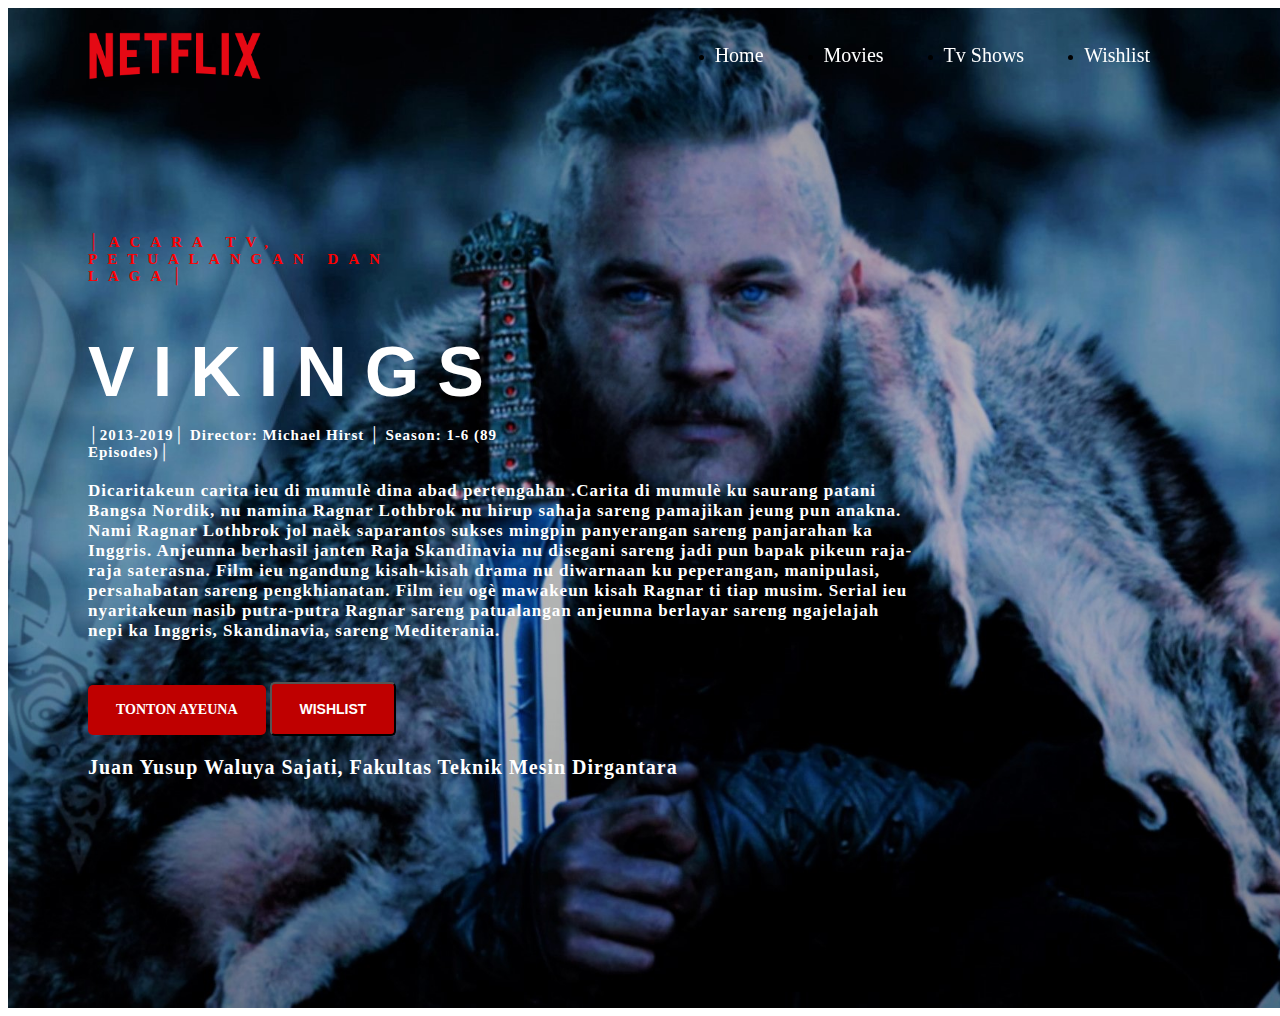
<file: GDSC/index.html>
<!DOCTYPE html>
<html>
<head>
    <title>Juan Yusup Waluya Sajati</title>
    <link rel="stylesheet" type="text/css" href="style.css">
</head>
<body>

    <section class="Neflix">
    <header>
        <div class="nav">
            <a href="#"><img src="logo.png" class="logo"></a>
            <ul>
                <li><a href="home.html" target="_blank">Home</a></li>
                <li><a href="home.html" target="_blank">Movies</a></li>
                <li><a href="home.html" target="_blank">Tv Shows</a></li>
                <li><a href="wishlist.html" target="_blank">Wishlist</a></li>
            </ul>
        </div>
    </header>
    <div class="content">
        <div class="text-area">
            <h4>│Acara TV, Petualangan dan Laga│</h4>
            <h1>Vikings</h1>
            <p class="one">│2013-2019│ Director: Michael Hirst │ Season: 1-6 (89 Episodes)│</p>
            <p class="two">Dicaritakeun carita ieu di mumulѐ dina abad pertengahan .Carita di mumulѐ ku saurang patani Bangsa Nordik, nu namina Ragnar Lothbrok nu hirup sahaja sareng pamajikan jeung pun anakna. Nami Ragnar Lothbrok jol naѐk saparantos sukses mingpin panyerangan sareng panjarahan ka Inggris. Anjeunna berhasil janten Raja Skandinavia nu disegani sareng jadi pun bapak pikeun raja-raja saterasna. Film ieu ngandung kisah-kisah drama nu diwarnaan ku peperangan, manipulasi, persahabatan sareng pengkhianatan.  Film ieu ogѐ mawakeun kisah Ragnar ti tiap musim. Serial ieu nyaritakeun nasib putra-putra Ragnar sareng patualangan anjeunna berlayar sareng ngajelajah nepi ka Inggris, Skandinavia, sareng Mediterania.</p>
            <a href="https://itbdsti-my.sharepoint.com/:f:/g/personal/16921106_mahasiswa_itb_ac_id/Eq-G2nPmd7FDlNfh84zdF5AB8HbJ-phGOVzL988BqppLbg?e=67Dqnv" class="btn" target="_blank">Tonton Ayeuna</a>
            <button class='Wishlist' type="button">WISHLIST</button>
            <p class="three">Juan Yusup Waluya Sajati, Fakultas Teknik Mesin Dirgantara</h3>
        </div>
    </div>
    </section>
</body>
</html>
</file>
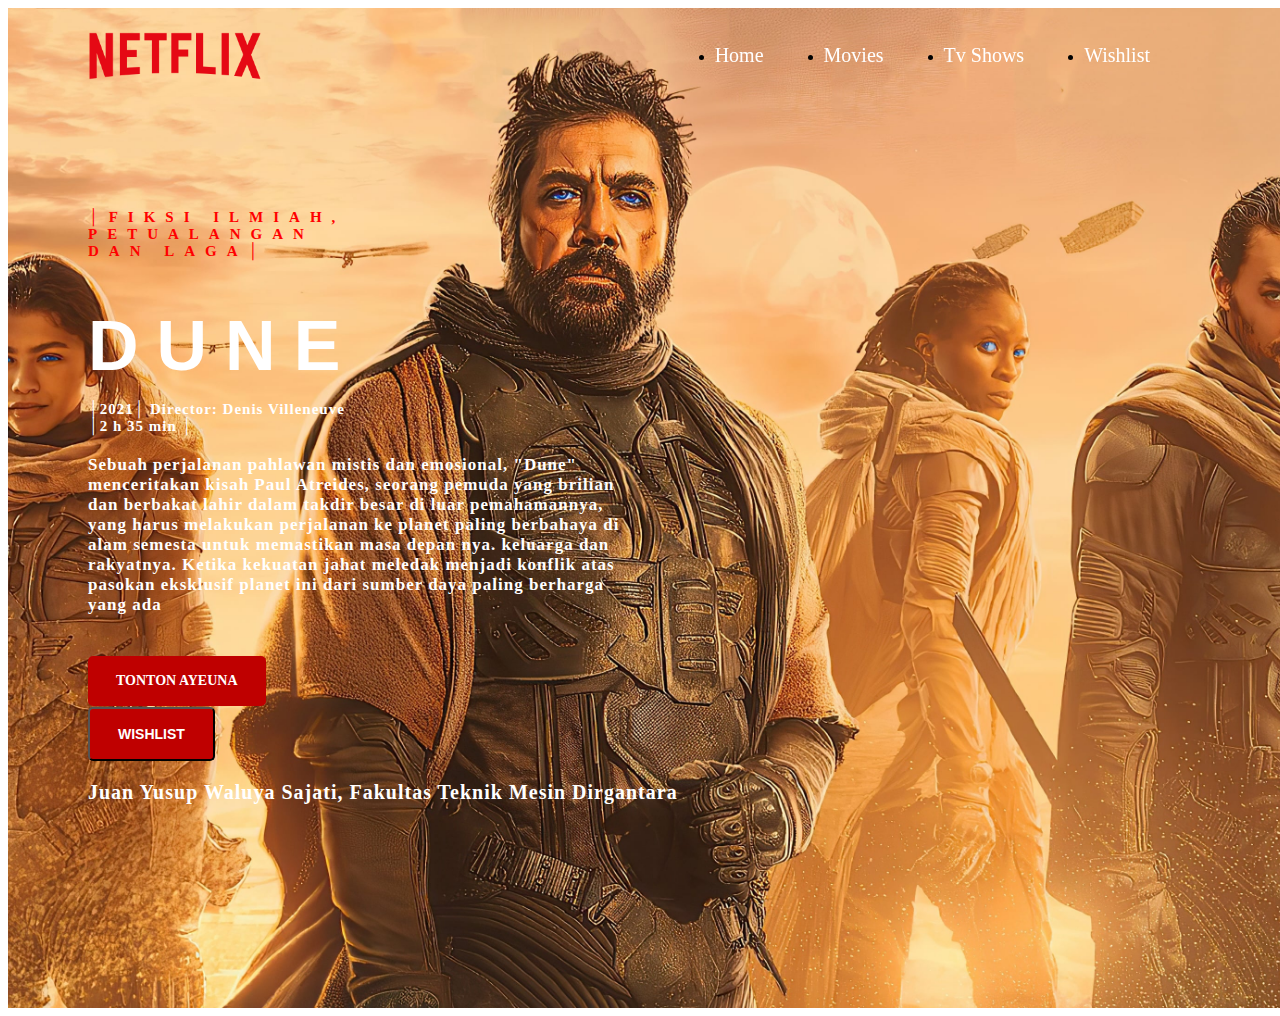
<file: GDSC/dune.html>
<!DOCTYPE html>
<html>
<head>
    <title>Juan Yusup Waluya Sajati</title>
    <link rel="stylesheet" type="text/css" href="styledune.css">
</head>
<body>

    <section class="Neflix">
    <header>
        <div class="nav">
            <a href="#"><img src="logo.png" class="logo"></a>
            <ul>
                <li><a href="home.html" target="_blank">Home</a></li>
                <li><a href="home.html" target="_blank">Movies</a></li>
                <li><a href="home.html" target="_blank">Tv Shows</a></li>
                <li><a href="wishlist.html" target="_blank">Wishlist</a></li>
            </ul>
        </div>
    </header>
    <div class="content">
        <div class="text-area">
            <h4>│Fiksi Ilmiah, Petualangan dan Laga│</h4>
            <h1>Dune</h1>
            <p class="one">│2021│ Director: Denis Villeneuve │2 h 35 min │</p>
            <p class="two">Sebuah perjalanan pahlawan mistis dan emosional, "Dune" menceritakan kisah Paul Atreides, seorang pemuda yang brilian dan berbakat lahir dalam takdir besar di luar pemahamannya, yang harus melakukan perjalanan ke planet paling berbahaya di alam semesta untuk memastikan masa depan nya. keluarga dan rakyatnya. Ketika kekuatan jahat meledak menjadi konflik atas pasokan eksklusif planet ini dari sumber daya paling berharga yang ada</p>
            <a href="https://itbdsti-my.sharepoint.com/:f:/g/personal/16921106_mahasiswa_itb_ac_id/EtT8c4BT7eREgAAlWs_rQE0BF9dENsvaWj4IOd16u3uvOQ?e=S9SDos" class="btn" target="_blank">Tonton Ayeuna</a>
            <button class='Wishlist' type="button">WISHLIST</button>
            <p class="three">Juan Yusup Waluya Sajati, Fakultas Teknik Mesin Dirgantara</h3>
        </div>
    </div>
    </section>
</body>
</html>
</file>
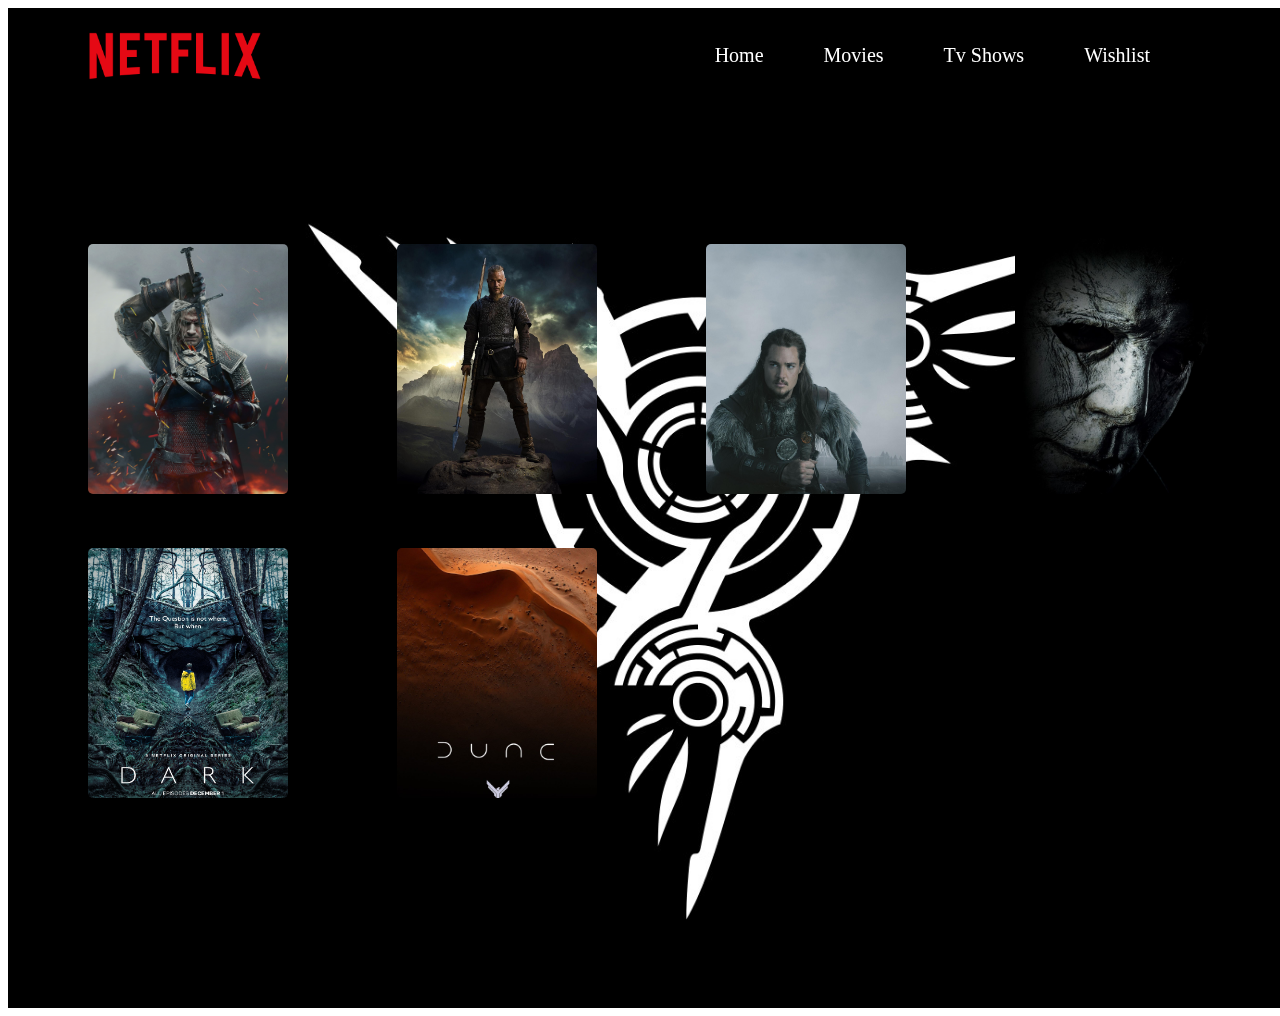
<file: GDSC/home.html>
<!DOCTYPE html>
<html>
<head>
    <title>Juan Yusup Waluya Sajati</title>
    <link rel="stylesheet" type="text/css" href="stylehome.css">
</head>
<body>

    <section class="Neflix">
    <header>
        <div class="nav">
            <a href="#"><img src="logo.png" class="logo"></a>
            <ul>
                <li><a href="home.html" target="_blank">Home</a></li>
                <li><a href="home.html" target="_blank">Movies</a></li>
                <li><a href="home.html" target="_blank">Tv Shows</a></li>
                <li><a href="wishlist.html" target="_blank">Wishlist</a></li>
            </ul>
        </div>
    </header>
    <div class='content'>
        <div>
            <a href='witcher.html' target='_blank'><img src="p1.jpg" class="gambar1"></a>
            <a href='index.html' target='_blank'><img src="p2.jpg" class="gambar2"></a>
            <a href='tlk.html' target='_blank'><img src="p3.jpg" class="gambar3"></a>
            <a href='vhs.html' target='_blank'><img src="p4.jpg" class="gambar4"></a>
            <a href='dark.html' target='_blank'><img src="p5.jpg" class="gambar5"></a>
            <a href='dune.html' target='_blank'><img src="p6.jpg" class="gambar6"></a>
        </div>
    </div>
</section>
</body>
</html>
</file>
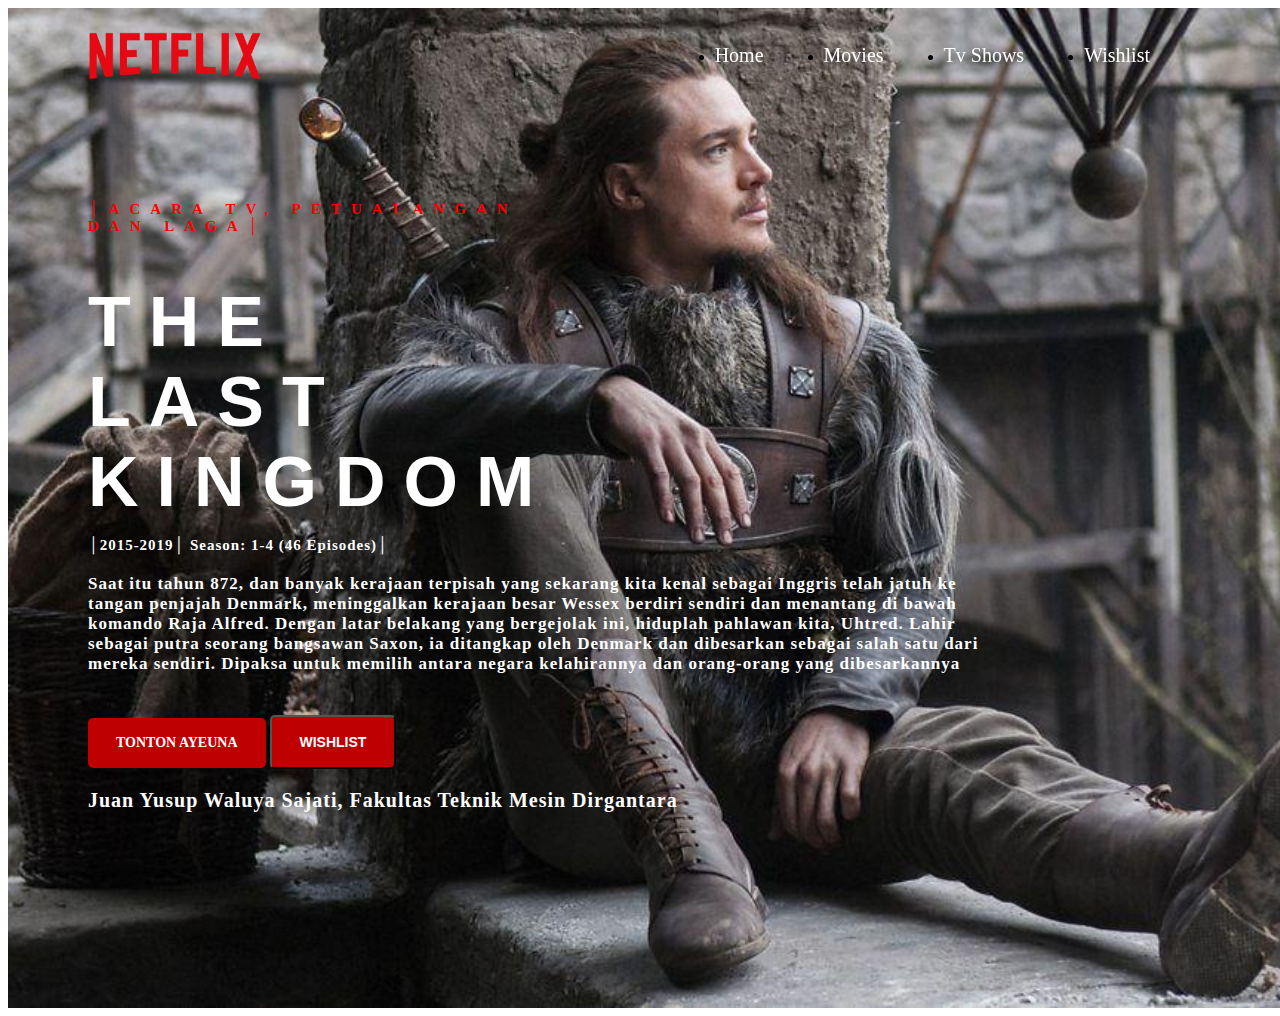
<file: GDSC/tlk.html>
<!DOCTYPE html>
<html>
<head>
    <title>Juan Yusup Waluya Sajati</title>
    <link rel="stylesheet" type="text/css" href="styletlk.css">
</head>
<body>

    <section class="Neflix">
    <header>
        <div class="nav">
            <a href="#"><img src="logo.png" class="logo"></a>
            <ul>
                <li><a href="home.html" target="_blank">Home</a></li>
                <li><a href="home.html" target="_blank">Movies</a></li>
                <li><a href="home.html" target="_blank">Tv Shows</a></li>
                <li><a href="wishlist.html" target="_blank">Wishlist</a></li>
            </ul>
        </div>
    </header>
    <div class="content">
        <div class="text-area">
            <h4>│Acara TV, Petualangan dan Laga│</h4>
            <h1>The Last Kingdom</h1>
            <p class="one">│2015-2019│ Season: 1-4 (46 Episodes)│</p>
            <p class="two">Saat itu tahun 872, dan banyak kerajaan terpisah yang sekarang kita kenal sebagai Inggris telah jatuh ke tangan penjajah Denmark, meninggalkan kerajaan besar Wessex berdiri sendiri dan menantang di bawah komando Raja Alfred. Dengan latar belakang yang bergejolak ini, hiduplah pahlawan kita, Uhtred. Lahir sebagai putra seorang bangsawan Saxon, ia ditangkap oleh Denmark dan dibesarkan sebagai salah satu dari mereka sendiri. Dipaksa untuk memilih antara negara kelahirannya dan orang-orang yang dibesarkannya</p>
            <a href="https://itbdsti-my.sharepoint.com/:f:/g/personal/16921106_mahasiswa_itb_ac_id/Ei3VppxVNMJJp6LOLyXK_VsBEeK-VdJ-9n-zeN-fhAM0ig?e=7KfZlr" class="btn" target="_blank">Tonton Ayeuna</a>
            <button class='Wishlist' type="button">WISHLIST</button>
            <p class="three">Juan Yusup Waluya Sajati, Fakultas Teknik Mesin Dirgantara</h3>
        </div>
    </div>
    </section>
</body>
</html>
</file>
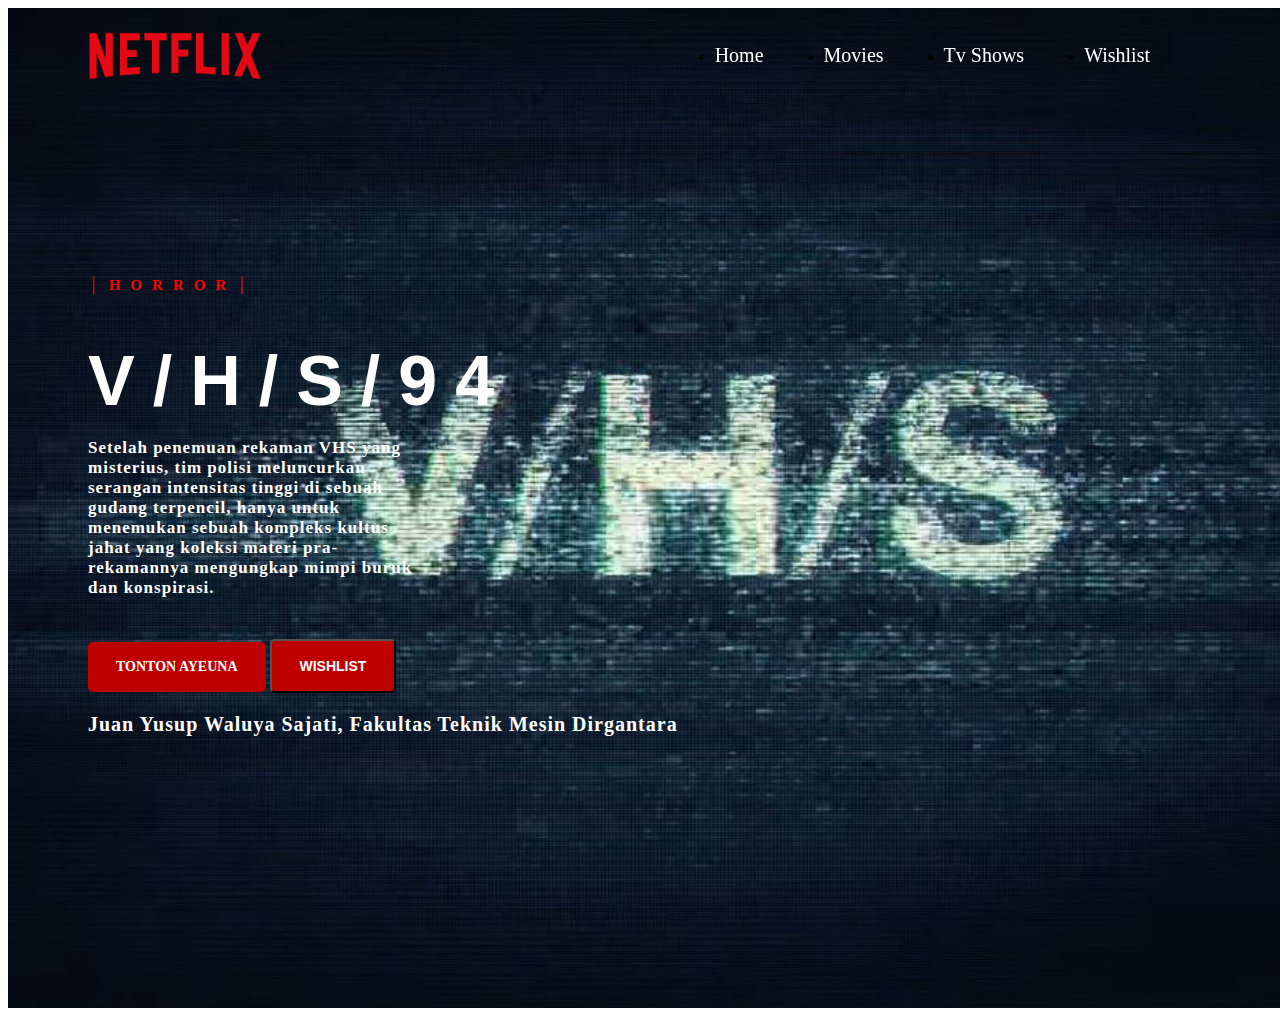
<file: GDSC/vhs.html>
<!DOCTYPE html>
<html>
<head>
    <title>Juan Yusup Waluya Sajati</title>
    <link rel="stylesheet" type="text/css" href="stylevhs.css">
</head>
<body>

    <section class="Neflix">
    <header>
        <div class="nav">
            <a href="#"><img src="logo.png" class="logo"></a>
            <ul>
                <li><a href="home.html" target="_blank">Home</a></li>
                <li><a href="home.html" target="_blank">Movies</a></li>
                <li><a href="home.html" target="_blank">Tv Shows</a></li>
                <li><a href="wishlist.html" target="_blank">Wishlist</a></li>
            </ul>
        </div>
    </header>
    <div class="content">
        <div class="text-area">
            <h4>│Horror│</h4>
            <h1>V/H/S/94</h1>
            <p class="two"> Setelah penemuan rekaman VHS yang misterius, tim polisi meluncurkan serangan intensitas tinggi di sebuah gudang terpencil, hanya untuk menemukan sebuah kompleks kultus jahat yang koleksi materi pra-rekamannya mengungkap mimpi buruk dan konspirasi. </p>
            <a href="https://itbdsti-my.sharepoint.com/:f:/g/personal/16921106_mahasiswa_itb_ac_id/Ekkri4p3oCxGlkCnhCSiRhYBCvzIuDskgnWg1UME0_oU5g?e=OepntT" class="btn" target="_blank">Tonton Ayeuna</a>
            <button class='Wishlist' type="button">WISHLIST</button>
            <p class="three">Juan Yusup Waluya Sajati, Fakultas Teknik Mesin Dirgantara</h3>
        </div>
    </div>
    </section>
</body>
</html>
</file>
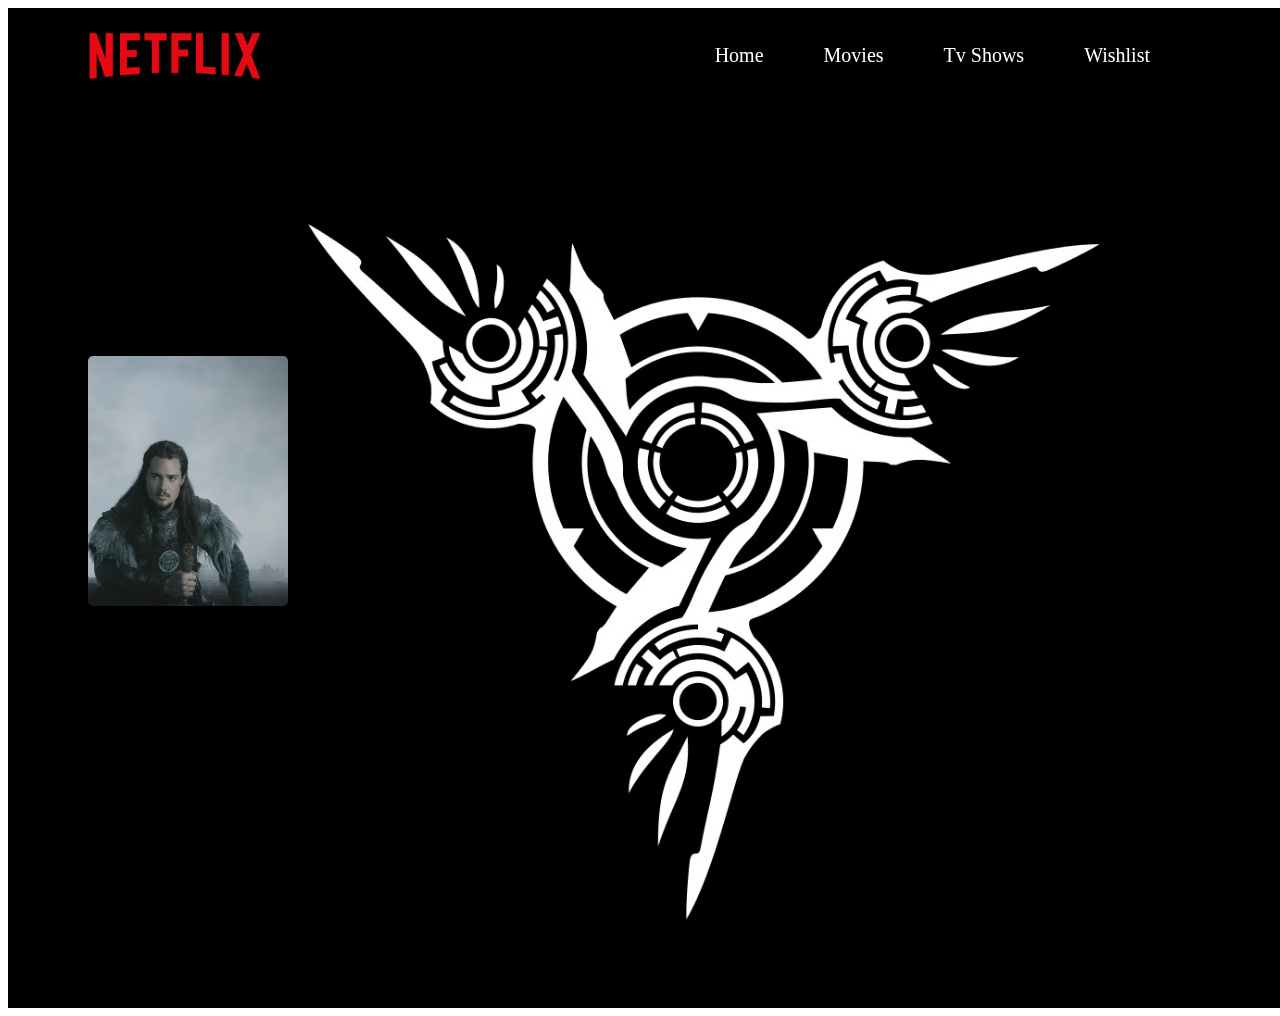
<file: GDSC/wishlist.html>
<!DOCTYPE html>
<html>
<head>
    <title>Juan Yusup Waluya Sajati</title>
    <link rel="stylesheet" type="text/css" href="stylewishlist.css">
</head>
<body>

    <section class="Neflix">
    <header>
        <div class="nav">
            <a href="#"><img src="logo.png" class="logo"></a>
            <ul>
                <li><a href="home.html" target="_blank">Home</a></li>
                <li><a href="home.html" target="_blank">Movies</a></li>
                <li><a href="home.html" target="_blank">Tv Shows</a></li>
                <li><a href="wishlist.html" target="_blank">Wishlist</a></li>
            </ul>
        </div>
    </header>
    <div class='content'>
        <div>
            <a href='tlk.html' target='_blank'><img src="p3.jpg" class="gambar3"></a>
            <a class="btn">REMOVE</a>
        </div>
    </div>
</section>
</body>
</html>
</file>
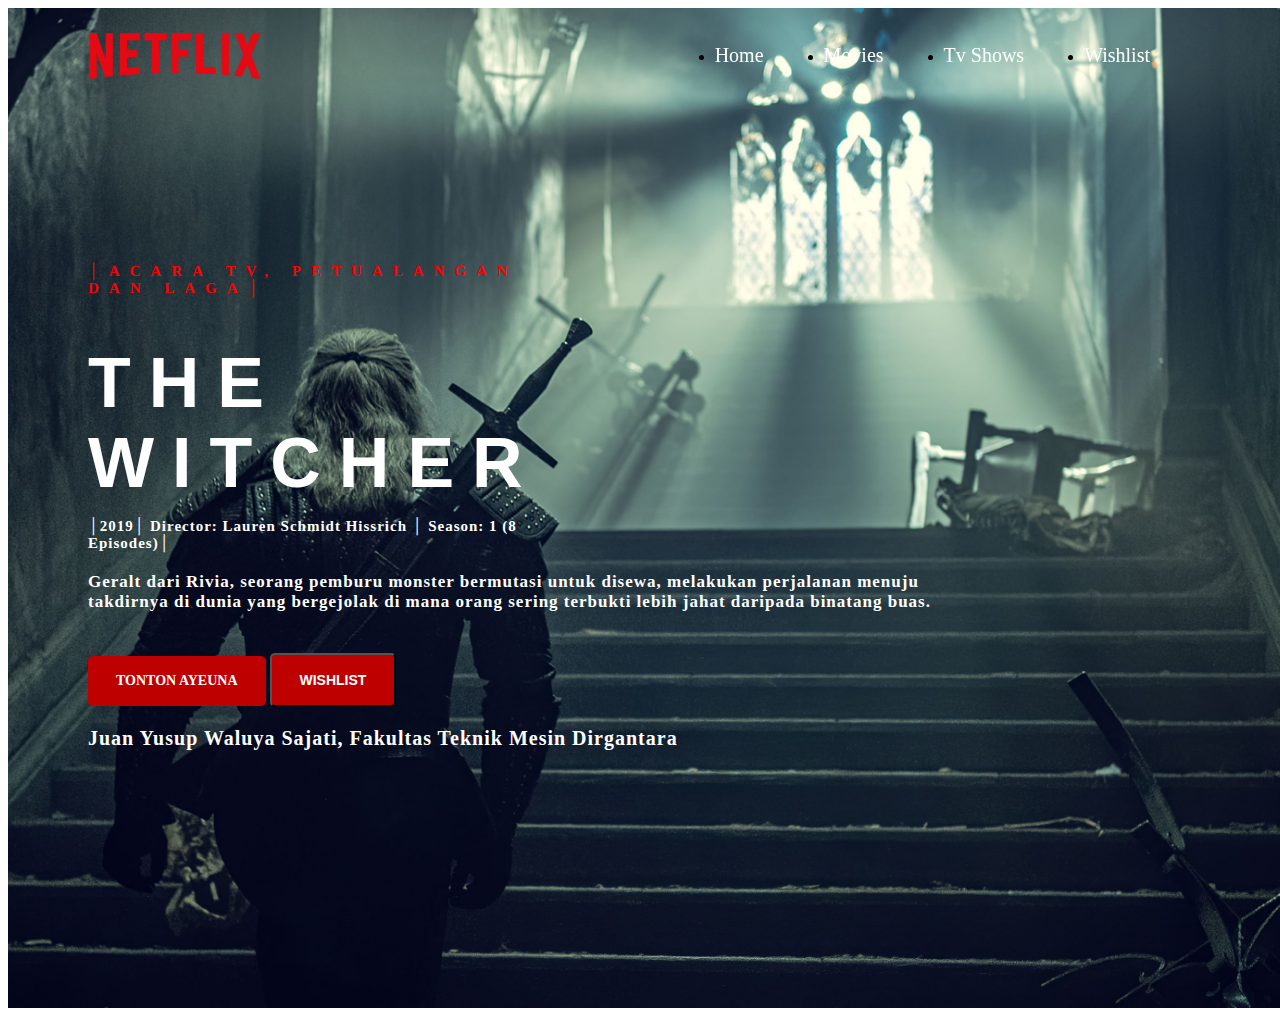
<file: GDSC/witcher.html>
<!DOCTYPE html>
<html>
<head>
    <title>Juan Yusup Waluya Sajati</title>
    <link rel="stylesheet" type="text/css" href="stylewitcher.css">
</head>
<body>

    <section class="Neflix">
    <header>
        <div class="nav">
            <a href="#"><img src="logo.png" class="logo"></a>
            <ul>
                <li><a href="home.html" target="_blank">Home</a></li>
                <li><a href="home.html" target="_blank">Movies</a></li>
                <li><a href="home.html" target="_blank">Tv Shows</a></li>
                <li><a href="wishlist.html" target="_blank">Wishlist</a></li>
            </ul>
        </div>
    </header>
    <div class="content">
        <div class="text-area">
            <h4>│Acara TV, Petualangan dan Laga│</h4>
            <h1>The Witcher</h1>
            <p class="one">│2019│ Director: Lauren Schmidt Hissrich │ Season: 1 (8 Episodes)│</p>
            <p class="two">Geralt dari Rivia, seorang pemburu monster bermutasi untuk disewa, melakukan perjalanan menuju takdirnya di dunia yang bergejolak di mana orang sering terbukti lebih jahat daripada binatang buas.</p>
            <a href="https://itbdsti-my.sharepoint.com/:f:/g/personal/16921106_mahasiswa_itb_ac_id/Er_LoIBliTdIrM1dD8_wp7ABg5SBbd2uhmDQhbAqBjAXiQ?e=Qi9LHB" class="btn" target="_blank">Tonton Ayeuna</a>
            <button class='Wishlist' type="button">WISHLIST</button>
            <p class="three">Juan Yusup Waluya Sajati, Fakultas Teknik Mesin Dirgantara</h3>
        </div>
    </div>
    </section>
</body>
</html>
</file>
<file: GDSC/style.css>
{
    padding: 0;
    margin: 0;
    box-sizing;
    font-family: sans-serif;
}

section{
    position: relative;
    width: 100%;
    justify-content: space-between;
    align-items: center;
    display: flex;
    min-height: 100vh;
    transition: .1s;
    padding: 50px;
    background-image: url(bg3.jpg);
    background-size:cover;
    background-position:center;
    animation: slide 10s infinite;
}

@keyframes slide{
    25%{
        background-image: url(bg3.jpg);
    }
    50%{
        background-image: url(bg2.jpg);
    }
    75%{
        background-image: url(bg4.jpg);
    }
}

header{
    position: absolute;
    top: 0;
    left: 0;
    width: 100%;
    padding: 5px 80px;
    display: flex;
    justify-content: space-between;
    align-items: center;
}

.nav{
    position: fixed;
    z-index: 100;
    top: 15px;left: 0;
    right: 0;
    height: 80px;
    display: flex;
    flex-direction: row;
    justify-content: space-between;
    align-items: center;padding: 0 70px 0 70px;
    padding: 0 70px 0 70px;
}

header .logo{
    position: relative;
    max-width: 210px;
}

header ul{
    position: relative;
    display: flex;
}

header ul li{
    list-style-type: style none;
}

header ul li a{
    display: inline-block;
    margin-right: 60px;
    color: white;
    text-transform: none;
    font-size: 20px;
    text-decoration: none;
}

header ul li a:hover{
    color: red;
}

.content{
    position: relative;
    margin-top: 25px;
    margin-left: 30px;
    display: flex;
    width: 97px;
    justify-content: space-between;
    align-items: center;
}

.content .text-area h4{
    text-transform:uppercase;
    font-size: 15px;
    margin-top: 12px;
    margin-bottom: 3px;
    color:red;
    font-weight:bold;
    letter-spacing: 10px;
}

.content .text-area h1{
    text-transform: uppercase;
    font-size: 70px;
    font-family: Arial, Helvetica, sans-serif;
    font-weight: lighter;
    font-stretch:wider;
    margin-bottom: 6px;
    color:white;
    font-weight: bolder;
    letter-spacing: 18px;
}

.content .text-area .one{
    text-transform: none;
    font-size: 15px;
    margin-bottom: 20px;
    color: white;
    font-weight: bolder;
    letter-spacing: 1px;
}

.content .text-area .two{
    text-transform: none;
    font-size: 17px;
    margin-bottom: 40px;
    width: 200%;
    color:white;
    font-weight: bolder;
    letter-spacing: 1px;
}

.content .text-area .three{
    text-transform: none;
    font-size: 20px;
    margin-bottom: 40px;
    top: 15px;left: 0;
    right: 0;
    width: 200%;
    color:white;
    font-weight: bolder;
    letter-spacing: 1px;
}
.content .text-area a{
    display: inline-block;
    padding: 17px 28px;
    text-transform: uppercase;
    font-size: 14px;
    color: white;
    border-radius: 5px;
    font-weight: bold;
    margin-top: 1px;
    background-color: #bf0000;
    text-decoration: none;
}

.content .text-area .btn:hover{
    background-color: #a22d2d;
    color: white;
}
.content .text-area button{
    display: inline-block;
    padding: 17px 28px;
    text-transform: uppercase;
    font-size: 14px;
    color: white;
    border-radius: 5px;
    font-weight: bold;
    margin-top: 1px;
    background-color: #bf0000;
    text-decoration: none;
}
.content .text-area .button:hover{
    background-color: #a22d2d;
    color: white;
}
</file>
<file: GDSC/styledune.css>
{
    padding: 0;
    margin: 0;
    box-sizing;
    font-family: sans-serif;
}

section{
    position: relative;
    width: 100%;
    justify-content: space-between;
    align-items: center;
    display: flex;
    min-height: 100vh;
    transition: .1s;
    padding: 50px;
    background-image: url(bg11.jpg);
    background-size:cover;
    background-position:center;
    animation: slide 10s infinite;
}

header{
    position: absolute;
    top: 0;
    left: 0;
    width: 100%;
    padding: 5px 80px;
    display: flex;
    justify-content: space-between;
    align-items: center;
}

.nav{
    position: fixed;
    z-index: 100;
    top: 15px;left: 0;
    right: 0;
    height: 80px;
    display: flex;
    flex-direction: row;
    justify-content: space-between;
    align-items: center;padding: 0 70px 0 70px;
    padding: 0 70px 0 70px;
}

header .logo{
    position: relative;
    max-width: 210px;
}

header ul{
    position: relative;
    display: flex;
}

header ul li{
    list-style-type: style none;
}

header ul li a{
    display: inline-block;
    margin-right: 60px;
    color: white;
    text-transform: none;
    font-size: 20px;
    text-decoration: none;
}

header ul li a:hover{
    color: red;
}

.content{
    position: relative;
    margin-top: 25px;
    margin-left: 30px;
    display: flex;
    width: 97px;
    justify-content: space-between;
    align-items: center;
}

.content .text-area h4{
    text-transform:uppercase;
    font-size: 15px;
    margin-top: 12px;
    margin-bottom: 3px;
    color:red;
    font-weight:bold;
    letter-spacing: 10px;
}

.content .text-area h1{
    text-transform: uppercase;
    font-size: 70px;
    font-family: Arial, Helvetica, sans-serif;
    font-weight: lighter;
    font-stretch:wider;
    margin-bottom: 6px;
    color:white;
    font-weight: bolder;
    letter-spacing: 18px;
}

.content .text-area .one{
    text-transform: none;
    font-size: 15px;
    margin-bottom: 20px;
    color: white;
    font-weight: bolder;
    letter-spacing: 1px;
}

.content .text-area .two{
    text-transform: none;
    font-size: 17px;
    margin-bottom: 40px;
    width: 200%;
    color:white;
    font-weight: bolder;
    letter-spacing: 1px;
}

.content .text-area .three{
    text-transform: none;
    font-size: 20px;
    margin-bottom: 40px;
    top: 15px;left: 0;
    right: 0;
    width: 400%;
    color:white;
    font-weight: bolder;
    letter-spacing: 1px;
}
.content .text-area a{
    display: inline-block;
    padding: 17px 28px;
    text-transform: uppercase;
    font-size: 14px;
    color: white;
    border-radius: 5px;
    font-weight: bold;
    margin-top: 1px;
    background-color: #bf0000;
    text-decoration: none;
}

.content .text-area .btn:hover{
    background-color: #a22d2d;
    color: white;
}

.content .text-area button{
    display: inline-block;
    padding: 17px 28px;
    text-transform: uppercase;
    font-size: 14px;
    color: white;
    border-radius: 5px;
    font-weight: bold;
    margin-top: 1px;
    background-color: #bf0000;
    text-decoration: none;
}
.content .text-area .button:hover{
    background-color: #a22d2d;
    color: white;
}
</file>
<file: GDSC/stylehome.css>
{
    padding: 0;
    margin: 0;
    box-sizing;
    font-family: sans-serif;
}

section{
    position: relative;
    width: 1280px;
    height: 720px;
    justify-content: space-between;
    align-items: center;
    display: flex;
    min-height: 100vh;
    padding: 50px;
    background-image: url(bg16.jpg);
    background-size:cover;
    background-position:center;
}

    header{
        position: absolute;
        top: 0;
        left: 0;
        width: 100%;
        padding: 5px 80px;
        display: flex;
        justify-content: space-between;
        align-items: center;
    }
    
    .nav{
        position: fixed;
        z-index: 100;
        top: 15px;left: 0;
        right: 0;
        height: 80px;
        display: flex;
        flex-direction: row;
        justify-content: space-between;
        align-items: center;padding: 0 70px 0 70px;
        padding: 0 70px 0 70px;
    }
    
    header .logo{
        position: relative;
        max-width: 210px;
    }
    
    header ul{
        position: relative;
        display: flex;
    }
    
    header ul li{
        list-style-type: style none;
    }
    
    header ul li a{
        display: inline-block;
        margin-right: 60px;
        color: white;
        text-transform: none;
        font-size: 20px;
        text-decoration: none;
    }
    
    header ul li a:hover{
        color: red;
    }
}
.content{
    position: relative;
    margin-top: 0px;
    margin-left: 0px;
    display: flex;
    width: 97px;
    justify-content: space-between;
    align-items: center;
    animation: initial 2s ease-in border;
}
    .picture{
        position: relative;
        display:inherit;
        flex-direction: row;
        justify-content: space-between;
        align-items: center;padding: 0 70px 0 70px;
        padding: 0 70px 0 70px;
       
        }
        .gambar1{
            position: relative;
            max-width: 200px;
            width: 200px;
            height: 250px;
            object-fit: cover;
            margin-left: 30px;
            margin-right: 35px;
            margin-bottom: 50px;
            margin-top: 80px;
            border:red;
            border-radius: 5px;
        }
        .gambar2{
            position: relative;
            max-width: 200px;
            width: 200px;
            height: 250px;
            object-fit: cover;
            margin-left: 70px;
            margin-right: 35px;
            margin-bottom: 50px;
            border-radius: 5px;
        }
        .gambar3{
            position: relative;
            max-width: 200px;
            width: 200px;
            height: 250px;
            object-fit: cover;
            margin-left: 70px;
            margin-right: 35px;
            margin-bottom: 50px;
            border-radius: 5px;
        }
        .gambar4{
            position: relative;
            max-width: 200px;
            width: 200px;
            height: 250px;
            object-fit: cover;
            margin-left: 70px;
            margin-right: 30px;
            margin-bottom: 50px;
            border-radius: 5px;
        }
        .gambar5{
            position:relative;
            max-width: 200px;
            width: 200px;
            height: 250px;
            object-fit: cover;
            margin-right: 35px;
            margin-left: 30px;
            margin-bottom: 50px;
            border-radius: 5px;
        }
        .gambar6{
            position: relative;
            max-width: 200px;
            width: 200px;
            height: 250px;
            object-fit: cover;
            margin-left: 70px;
            margin-right: 35px;
            margin-bottom: 50px;
            border-radius: 5px;
        }
    }
}
</file>
<file: GDSC/styletlk.css>
{
    padding: 0;
    margin: 0;
    box-sizing;
    font-family: sans-serif;
}

section{
    position: relative;
    width: 100%;
    justify-content: space-between;
    align-items: center;
    display: flex;
    min-height: 100vh;
    transition: .1s;
    padding: 50px;
    background-image: url(bg12.jpg);
    background-size:cover;
    background-position:center;
    animation: slide 10s infinite;
}

@keyframes slide{
    25%{
        background-image: url(bg12.jpg);
    }
    50%{
        background-image: url(bg13.jpg);
    }
    75%{
        background-image: url(bg14.jpg);
    }
}

header{
    position: absolute;
    top: 0;
    left: 0;
    width: 100%;
    padding: 5px 80px;
    display: flex;
    justify-content: space-between;
    align-items: center;
}

.nav{
    position: fixed;
    z-index: 100;
    top: 15px;left: 0;
    right: 0;
    height: 80px;
    display: flex;
    flex-direction: row;
    justify-content: space-between;
    align-items: center;padding: 0 70px 0 70px;
    padding: 0 70px 0 70px;
}

header .logo{
    position: relative;
    max-width: 210px;
}

header ul{
    position: relative;
    display: flex;
}

header ul li{
    list-style-type: style none;
}

header ul li a{
    display: inline-block;
    margin-right: 60px;
    color: white;
    text-transform: none;
    font-size: 20px;
    text-decoration: none;
}

header ul li a:hover{
    color: red;
}

.content{
    position: relative;
    margin-top: 25px;
    margin-left: 30px;
    display: flex;
    width: 97px;
    justify-content: space-between;
    align-items: center;
}

.content .text-area h4{
    text-transform:uppercase;
    font-size: 15px;
    margin-top: 12px;
    margin-bottom: 3px;
    color:red;
    font-weight:bold;
    letter-spacing: 10px;
}

.content .text-area h1{
    text-transform: uppercase;
    font-size: 70px;
    font-family: Arial, Helvetica, sans-serif;
    font-weight: lighter;
    font-stretch:wider;
    margin-bottom: 6px;
    color:white;
    font-weight: bolder;
    letter-spacing: 18px;
}

.content .text-area .one{
    text-transform: none;
    font-size: 15px;
    margin-bottom: 20px;
    color: white;
    font-weight: bolder;
    letter-spacing: 1px;
}

.content .text-area .two{
    text-transform: none;
    font-size: 17px;
    margin-bottom: 40px;
    width: 200%;
    color:white;
    font-weight: bolder;
    letter-spacing: 1px;
}

.content .text-area .three{
    text-transform: none;
    font-size: 20px;
    margin-bottom: 40px;
    top: 15px;left: 0;
    right: 0;
    width: 200%;
    color:white;
    font-weight: bolder;
    letter-spacing: 1px;
}
.content .text-area a{
    display: inline-block;
    padding: 17px 28px;
    text-transform: uppercase;
    font-size: 14px;
    color: white;
    border-radius: 5px;
    font-weight: bold;
    margin-top: 1px;
    background-color: #bf0000;
    text-decoration: none;
}

.content .text-area .btn:hover{
    background-color: #a22d2d;
    color: white;
}

.content .text-area button{
    display: inline-block;
    padding: 17px 28px;
    text-transform: uppercase;
    font-size: 14px;
    color: white;
    border-radius: 5px;
    font-weight: bold;
    margin-top: 1px;
    background-color: #bf0000;
    text-decoration: none;
}
.content .text-area .button:hover{
    background-color: #a22d2d;
    color: white;
}
</file>
<file: GDSC/stylevhs.css>
{
    padding: 0;
    margin: 0;
    box-sizing;
    font-family: sans-serif;
}

section{
    position: relative;
    width: 100%;
    justify-content: space-between;
    align-items: center;
    display: flex;
    min-height: 100vh;
    transition: .1s;
    padding: 50px;
    background-image: url(bg15.jpg);
    background-size:cover;
    background-position:center;
    animation: slide 10s infinite;
}

header{
    position: absolute;
    top: 0;
    left: 0;
    width: 100%;
    padding: 5px 80px;
    display: flex;
    justify-content: space-between;
    align-items: center;
}

.nav{
    position: fixed;
    z-index: 100;
    top: 15px;left: 0;
    right: 0;
    height: 80px;
    display: flex;
    flex-direction: row;
    justify-content: space-between;
    align-items: center;padding: 0 70px 0 70px;
    padding: 0 70px 0 70px;
}

header .logo{
    position: relative;
    max-width: 210px;
}

header ul{
    position: relative;
    display: flex;
}

header ul li{
    list-style-type: style none;
}

header ul li a{
    display: inline-block;
    margin-right: 60px;
    color: white;
    text-transform: none;
    font-size: 20px;
    text-decoration: none;
}

header ul li a:hover{
    color: red;
}

.content{
    position: relative;
    margin-top: 25px;
    margin-left: 30px;
    display: flex;
    width: 97px;
    justify-content: space-between;
    align-items: center;
}

.content .text-area h4{
    text-transform:uppercase;
    font-size: 15px;
    margin-top: 12px;
    margin-bottom: 3px;
    color:red;
    font-weight:bold;
    letter-spacing: 10px;
}

.content .text-area h1{
    text-transform: uppercase;
    font-size: 70px;
    font-family: Arial, Helvetica, sans-serif;
    font-weight: lighter;
    font-stretch:wider;
    margin-bottom: 6px;
    color:white;
    font-weight: bolder;
    letter-spacing: 18px;
}

.content .text-area .one{
    text-transform: none;
    font-size: 15px;
    margin-bottom: 20px;
    color: white;
    font-weight: bolder;
    letter-spacing: 1px;
}

.content .text-area .two{
    text-transform: none;
    font-size: 17px;
    margin-bottom: 40px;
    width: 80%;
    color:white;
    font-weight: bolder;
    letter-spacing: 1px;
}

.content .text-area .three{
    text-transform: none;
    font-size: 20px;
    margin-bottom: 40px;
    top: 15px;left: 0;
    right: 0;
    width: 200%;
    color:white;
    font-weight: bolder;
    letter-spacing: 1px;
}
.content .text-area a{
    display: inline-block;
    padding: 17px 28px;
    text-transform: uppercase;
    font-size: 14px;
    color: white;
    border-radius: 5px;
    font-weight: bold;
    margin-top: 1px;
    background-color: #bf0000;
    text-decoration: none;
}

.content .text-area .btn:hover{
    background-color: #a22d2d;
    color: white;
}

.content .text-area button{
    display: inline-block;
    padding: 17px 28px;
    text-transform: uppercase;
    font-size: 14px;
    color: white;
    border-radius: 5px;
    font-weight: bold;
    margin-top: 1px;
    background-color: #bf0000;
    text-decoration: none;
}
.content .text-area .button:hover{
    background-color: #a22d2d;
    color: white;
}
</file>
<file: GDSC/stylewishlist.css>
{
    padding: 0;
    margin: 0;
    box-sizing;
    font-family: sans-serif;
}

section{
    position: relative;
    width: 1280px;
    height: 720px;
    justify-content: space-between;
    align-items: center;
    display: flex;
    min-height: 100vh;
    padding: 50px;
    background-image: url(bg16.jpg);
    background-size:cover;
    background-position:center;
}

    header{
        position: absolute;
        top: 0;
        left: 0;
        width: 100%;
        padding: 5px 80px;
        display: flex;
        justify-content: space-between;
        align-items: center;
    }
    
    .nav{
        position: fixed;
        z-index: 100;
        top: 15px;left: 0;
        right: 0;
        height: 80px;
        display: flex;
        flex-direction: row;
        justify-content: space-between;
        align-items: center;padding: 0 70px 0 70px;
        padding: 0 70px 0 70px;
    }
    
    header .logo{
        position: relative;
        max-width: 210px;
    }
    
    header ul{
        position: relative;
        display: flex;
    }
    
    header ul li{
        list-style-type: style none;
    }
    
    header ul li a{
        display: inline-block;
        margin-right: 60px;
        color: white;
        text-transform: none;
        font-size: 20px;
        text-decoration: none;
    }
    
    header ul li a:hover{
        color: red;
    }
}

.content{
    position: relative;
    margin-top: 0px;
    margin-left: 0px;
    display: flex;
    width: 40px;
    justify-content: space-between;
    align-items:center;
}
    .picture{
        position: relative;
        display:inherit;
        flex-direction: row;
        justify-content: space-between;
        align-items: center;
    }
    .gambar3{
        position: relative;
        max-width: 200px;
        width: 200px;
        height: 250px;
        object-fit: cover;
        margin-top: 0px;
        margin-left: 30px;
        margin-right: 35px;
        margin-bottom: 50px;
        border-radius: 5px;
    }
}
.content .a .btn{
    display:contents;
    padding: 17px 28px;
    text-transform: uppercase;
    font-size: 14px;
    color:white;
    border-radius: 5px;
    font-weight: bold;
    margin-top: 1px;
    background-color: #bf0000;
    text-decoration:tomato;
    background-color: #a22d2d;
    color: white;
}
</file>
<file: GDSC/stylewitcher.css>
{
    padding: 0;
    margin: 0;
    box-sizing;
    font-family: sans-serif;
}

section{
    position: relative;
    width: 100%;
    justify-content: space-between;
    align-items: center;
    display: flex;
    min-height: 100vh;
    transition: .1s;
    padding: 50px;
    background-image: url(bg5.jpg);
    background-size:cover;
    background-position:center;
    animation: slide 10s infinite;
}

@keyframes slide{
    25%{
        background-image: url(bg6.jpg);
    }
    50%{
        background-image: url(bg5.jpg);
    }
    75%{
        background-image: url(bg7.jpg);
    }
}

header{
    position: absolute;
    top: 0;
    left: 0;
    width: 100%;
    padding: 5px 80px;
    display: flex;
    justify-content: space-between;
    align-items: center;
}

.nav{
    position: fixed;
    z-index: 100;
    top: 15px;left: 0;
    right: 0;
    height: 80px;
    display: flex;
    flex-direction: row;
    justify-content: space-between;
    align-items: center;padding: 0 70px 0 70px;
    padding: 0 70px 0 70px;
}

header .logo{
    position: relative;
    max-width: 210px;
}

header ul{
    position: relative;
    display: flex;
}

header ul li{
    list-style-type: style none;
}

header ul li a{
    display: inline-block;
    margin-right: 60px;
    color: white;
    text-transform: none;
    font-size: 20px;
    text-decoration: none;
}

header ul li a:hover{
    color: red;
}

.content{
    position: relative;
    margin-top: 25px;
    margin-left: 30px;
    display: flex;
    width: 97px;
    justify-content: space-between;
    align-items: center;
}

.content .text-area h4{
    text-transform:uppercase;
    font-size: 15px;
    margin-top: 12px;
    margin-bottom: 3px;
    color:red;
    font-weight:bold;
    letter-spacing: 10px;
}

.content .text-area h1{
    text-transform: uppercase;
    font-size: 70px;
    font-family: Arial, Helvetica, sans-serif;
    font-weight: lighter;
    font-stretch:wider;
    margin-bottom: 6px;
    color:white;
    font-weight: bolder;
    letter-spacing: 18px;
}

.content .text-area .one{
    text-transform: none;
    font-size: 15px;
    margin-bottom: 20px;
    color: white;
    font-weight: bolder;
    letter-spacing: 1px;
}

.content .text-area .two{
    text-transform: none;
    font-size: 17px;
    margin-bottom: 40px;
    width: 200%;
    color:white;
    font-weight: bolder;
    letter-spacing: 1px;
}

.content .text-area .three{
    text-transform: none;
    font-size: 20px;
    margin-bottom: 40px;
    top: 15px;left: 0;
    right: 0;
    width: 200%;
    color:white;
    font-weight: bolder;
    letter-spacing: 1px;
}
.content .text-area a{
    display: inline-block;
    padding: 17px 28px;
    text-transform: uppercase;
    font-size: 14px;
    color: white;
    border-radius: 5px;
    font-weight: bold;
    margin-top: 1px;
    background-color: #bf0000;
    text-decoration: none;
}

.content .text-area .btn:hover{
    background-color: #a22d2d;
    color: white;
}

.content .text-area button{
    display: inline-block;
    padding: 17px 28px;
    text-transform: uppercase;
    font-size: 14px;
    color: white;
    border-radius: 5px;
    font-weight: bold;
    margin-top: 1px;
    background-color: #bf0000;
    text-decoration: none;
}
.content .text-area .button:hover{
    background-color: #a22d2d;
    color: white;
}
</file>
